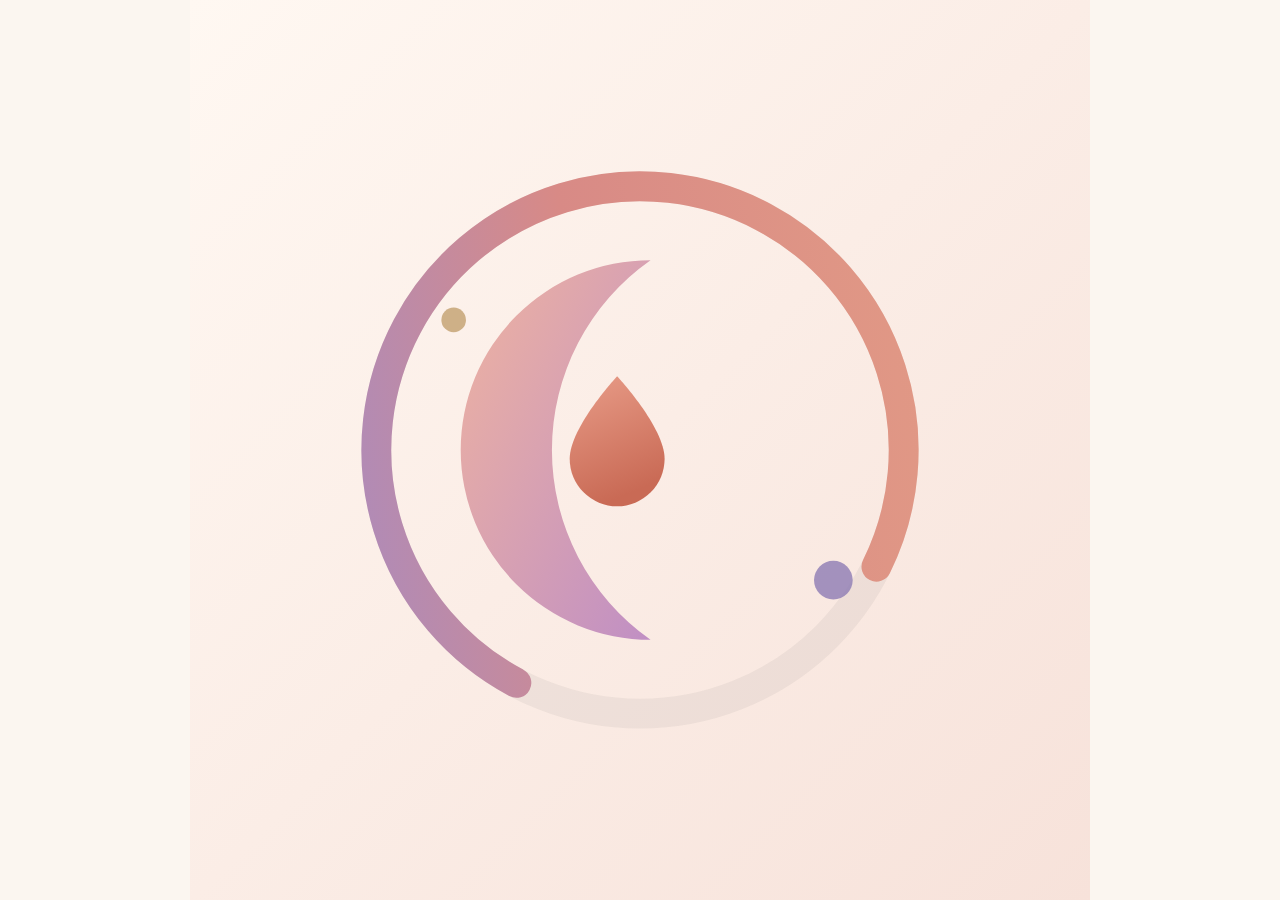
<file: tools/icon.html>
<!DOCTYPE html>
<html><head><meta charset="utf-8">
<style>
  html,body{margin:0;padding:0;width:100%;height:100%;overflow:hidden;background:#FBF6F0}
  svg{display:block;width:100vw;height:100vh}
</style></head>
<body>
<svg xmlns="http://www.w3.org/2000/svg" viewBox="0 0 512 512" width="100%" height="100%">
  <defs>
    <linearGradient id="bg" x1="0" y1="0" x2="1" y2="1">
      <stop offset="0" stop-color="#FFF8F2"/>
      <stop offset="1" stop-color="#F7E2DA"/>
    </linearGradient>
    <linearGradient id="ring" x1="0.1" y1="0" x2="0.9" y2="1">
      <stop offset="0" stop-color="#E29A85"/>
      <stop offset="0.55" stop-color="#D88A86"/>
      <stop offset="1" stop-color="#A98BC0"/>
    </linearGradient>
    <linearGradient id="moon" x1="0" y1="0" x2="1" y2="1">
      <stop offset="0" stop-color="#EFB3A0"/>
      <stop offset="1" stop-color="#C08FC4"/>
    </linearGradient>
    <linearGradient id="drop" x1="0" y1="0" x2="0.3" y2="1">
      <stop offset="0" stop-color="#E89C88"/>
      <stop offset="1" stop-color="#C96A55"/>
    </linearGradient>
  </defs>

  <rect width="512" height="512" fill="url(#bg)"/>

  <g id="art">
    <circle cx="256" cy="256" r="150" fill="none" stroke="#2F2A2E" stroke-opacity=".055" stroke-width="17"/>
    <circle cx="256" cy="256" r="150" fill="none" stroke="url(#ring)" stroke-width="17"
            stroke-linecap="round" stroke-dasharray="702 240" transform="rotate(118 256 256)"/>
    <path d="M262 148a108 108 0 1 0 0 216 132 132 0 0 1 0-216z" fill="url(#moon)"/>
    <path d="M243 214c0 0 27 29 27 47a27 27 0 0 1-54 0c0-18 27-47 27-47z" fill="url(#drop)"/>
    <circle cx="366" cy="330" r="11" fill="#8E7CB4" opacity=".8"/>
    <circle cx="150" cy="182" r="7" fill="#C9A87C" opacity=".9"/>
  </g>
</svg>
<script>
  if (new URLSearchParams(location.search).get('mask') === '1') {
    document.getElementById('art').setAttribute('transform', 'translate(256 256) scale(0.72) translate(-256 -256)');
  }
</script>
</body></html>
</file>
